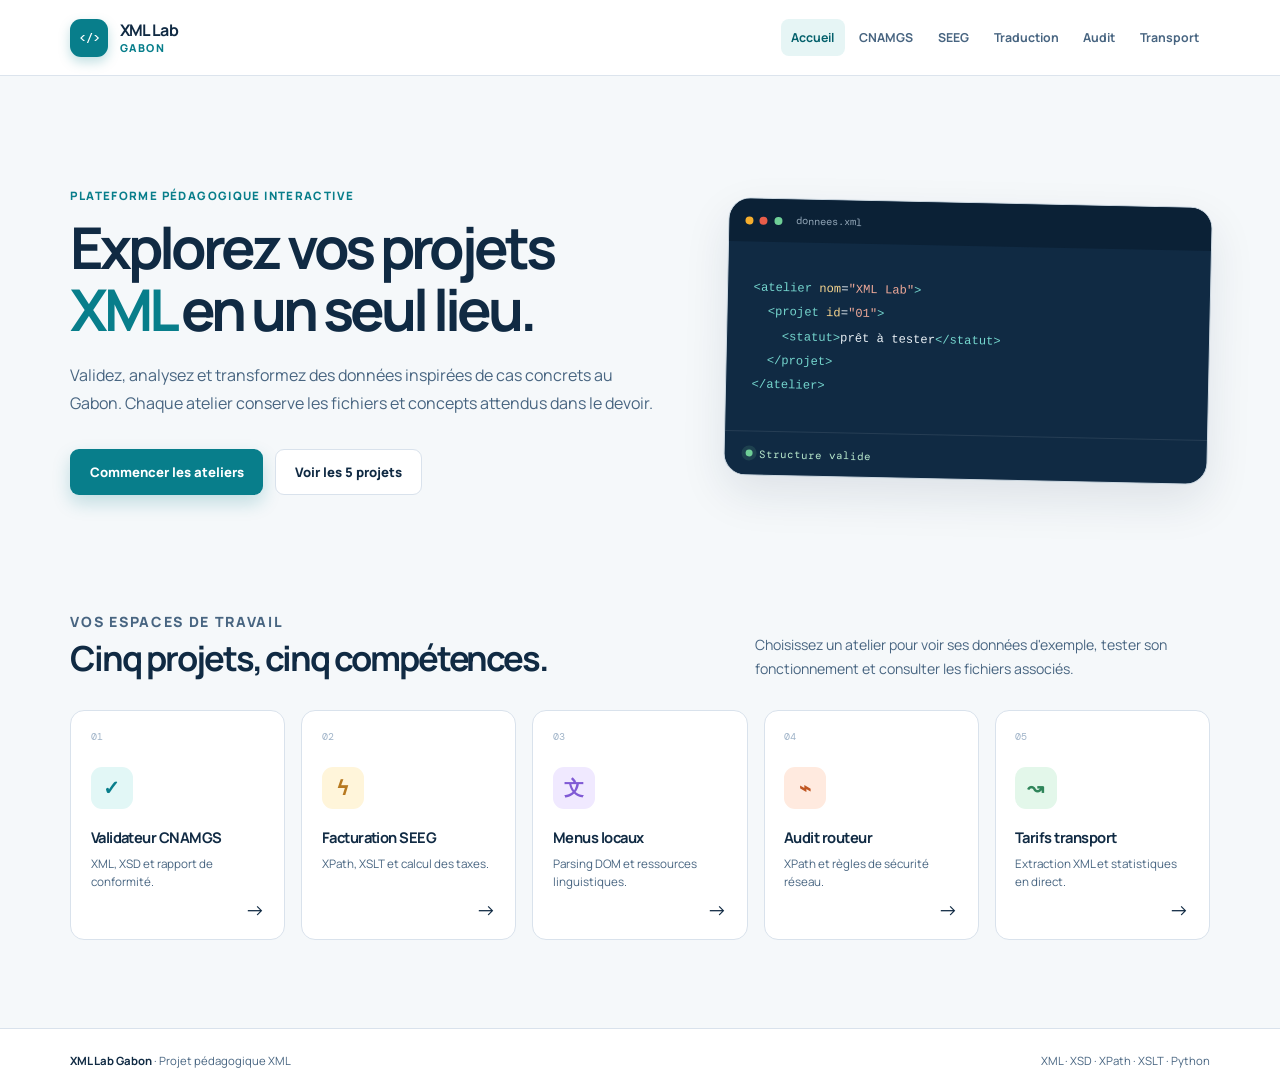
<file: index.html>
<!doctype html>
<html lang="fr">
  <head>
    <meta charset="UTF-8" />
    <meta name="viewport" content="width=device-width, initial-scale=1.0" />
    <meta
      name="description"
      content="XML Lab Gabon - plateforme de démonstration pour les projets XML, XSD, XPath et XSLT."
    />
    <title>XML Lab Gabon</title>
    <link rel="stylesheet" href="assets/css/styles.css" />
  </head>
  <body>
    <a class="skip-link" href="#contenu">Aller au contenu</a>

    <header class="site-header">
      <a class="brand" href="#accueil" aria-label="XML Lab Gabon, accueil">
        <span class="brand-mark" aria-hidden="true">&lt;/&gt;</span>
        <span>
          <strong>XML Lab</strong>
          <small>Gabon</small>
        </span>
      </a>

      <button class="menu-toggle" type="button" aria-expanded="false" aria-controls="main-nav">
        <span class="sr-only">Ouvrir le menu</span>
        <span aria-hidden="true"></span>
        <span aria-hidden="true"></span>
        <span aria-hidden="true"></span>
      </button>

      <nav id="main-nav" class="main-nav" aria-label="Navigation principale">
        <a class="nav-link is-active" href="#accueil" data-view="accueil">Accueil</a>
        <a class="nav-link" href="#cnamgs" data-view="cnamgs">CNAMGS</a>
        <a class="nav-link" href="#seeg" data-view="seeg">SEEG</a>
        <a class="nav-link" href="#traduction" data-view="traduction">Traduction</a>
        <a class="nav-link" href="#audit" data-view="audit">Audit</a>
        <a class="nav-link" href="#transport" data-view="transport">Transport</a>
      </nav>
    </header>

    <main id="contenu">
      <section id="accueil" class="view is-visible" data-view-panel="accueil" aria-labelledby="home-title">
        <div class="hero">
          <div class="hero-copy">
            <p class="eyebrow">Plateforme pédagogique interactive</p>
            <h1 id="home-title">Explorez vos projets <span>XML</span> en un seul lieu.</h1>
            <p class="hero-text">
              Validez, analysez et transformez des données inspirées de cas concrets au Gabon.
              Chaque atelier conserve les fichiers et concepts attendus dans le devoir.
            </p>
            <div class="hero-actions">
              <a class="button button-primary" href="#cnamgs" data-view-link="cnamgs">Commencer les ateliers</a>
              <a class="button button-ghost" href="#projets">Voir les 5 projets</a>
            </div>
          </div>
          <div class="hero-card" aria-label="Aperçu d'un document XML">
            <div class="window-bar"><i></i><i></i><i></i><span>donnees.xml</span></div>
            <pre><code><span class="token-tag">&lt;atelier</span> <span class="token-attr">nom</span>=<span class="token-string">"XML Lab"</span><span class="token-tag">&gt;</span>
  <span class="token-tag">&lt;projet</span> <span class="token-attr">id</span>=<span class="token-string">"01"</span><span class="token-tag">&gt;</span>
    <span class="token-tag">&lt;statut&gt;</span>prêt à tester<span class="token-tag">&lt;/statut&gt;</span>
  <span class="token-tag">&lt;/projet&gt;</span>
<span class="token-tag">&lt;/atelier&gt;</span></code></pre>
            <span class="code-status"><b></b> Structure valide</span>
          </div>
        </div>

        <section id="projets" class="projects-section" aria-labelledby="projects-title">
          <div class="section-heading">
            <div>
              <p class="eyebrow">Vos espaces de travail</p>
              <h2 id="projects-title">Cinq projets, cinq compétences.</h2>
            </div>
            <p>Choisissez un atelier pour voir ses données d'exemple, tester son fonctionnement et consulter les fichiers associés.</p>
          </div>

          <div class="project-grid">
            <a class="project-card cnamgs-card" href="#cnamgs" data-view-link="cnamgs">
              <span class="project-number">01</span>
              <span class="project-icon" aria-hidden="true">✓</span>
              <h3>Validateur CNAMGS</h3>
              <p>XML, XSD et rapport de conformité.</p>
              <span class="project-arrow" aria-hidden="true">→</span>
            </a>
            <a class="project-card seeg-card" href="#seeg" data-view-link="seeg">
              <span class="project-number">02</span>
              <span class="project-icon" aria-hidden="true">ϟ</span>
              <h3>Facturation SEEG</h3>
              <p>XPath, XSLT et calcul des taxes.</p>
              <span class="project-arrow" aria-hidden="true">→</span>
            </a>
            <a class="project-card translation-card" href="#traduction" data-view-link="traduction">
              <span class="project-number">03</span>
              <span class="project-icon" aria-hidden="true">文</span>
              <h3>Menus locaux</h3>
              <p>Parsing DOM et ressources linguistiques.</p>
              <span class="project-arrow" aria-hidden="true">→</span>
            </a>
            <a class="project-card audit-card" href="#audit" data-view-link="audit">
              <span class="project-number">04</span>
              <span class="project-icon" aria-hidden="true">⌁</span>
              <h3>Audit routeur</h3>
              <p>XPath et règles de sécurité réseau.</p>
              <span class="project-arrow" aria-hidden="true">→</span>
            </a>
            <a class="project-card transport-card" href="#transport" data-view-link="transport">
              <span class="project-number">05</span>
              <span class="project-icon" aria-hidden="true">↝</span>
              <h3>Tarifs transport</h3>
              <p>Extraction XML et statistiques en direct.</p>
              <span class="project-arrow" aria-hidden="true">→</span>
            </a>
          </div>
        </section>
      </section>

      <section id="cnamgs" class="view workspace-view" data-view-panel="cnamgs" aria-labelledby="cnamgs-title" hidden>
        <div class="workspace-intro">
          <p class="eyebrow">Projet 01 · XML + XSD</p>
          <h1 id="cnamgs-title">Validateur de fichiers CNAMGS</h1>
          <p>Vérifiez la structure d'un fichier de facturation avant son envoi à la CNAMGS.</p>
        </div>
        <div class="workbench cnamgs-workbench">
          <aside class="workbench-side">
            <div class="side-card side-card-accent">
              <span class="side-icon" aria-hidden="true">✓</span>
              <h2>Contrôle avant envoi</h2>
              <p>Le schéma exige une structure précise et des valeurs au bon format.</p>
            </div>
            <div class="side-card rules-card">
              <h2>Règles contrôlées</h2>
              <ul>
                <li>Code pharmacie : <code>PHA-0000</code></li>
                <li>Assuré : exactement 9 chiffres</li>
                <li>Prestation autorisée</li>
                <li>Date et montants valides</li>
                <li>Prise en charge de 0 à 100 %</li>
              </ul>
            </div>
            <a class="file-link" href="projets/cnamgs/cnamgs_schema.xsd" target="_blank" rel="noopener">Consulter le schéma XSD <span aria-hidden="true">↗</span></a>
          </aside>

          <div class="validator-panel">
            <div class="validator-heading">
              <div>
                <p class="panel-label">Fichier XML de facturation</p>
                <h2>Zone de validation</h2>
              </div>
              <span class="demo-label">Démonstration web</span>
            </div>
            <div class="editor-toolbar">
              <button class="text-button" type="button" id="load-valid-xml">Exemple valide</button>
              <button class="text-button" type="button" id="load-invalid-xml">Exemple avec erreurs</button>
              <label class="upload-button" for="cnamgs-upload">Importer un XML</label>
              <input id="cnamgs-upload" type="file" accept=".xml,text/xml,application/xml" hidden />
            </div>
            <label class="sr-only" for="cnamgs-input">Contenu du fichier XML à valider</label>
            <textarea id="cnamgs-input" class="xml-editor" spellcheck="false" aria-describedby="cnamgs-help"><?xml version="1.0" encoding="UTF-8"?>
<declaration_cnamgs version="1.0" mois="2026-06">
  <pharmacie>
    <code>PHA-0042</code>
    <nom>Pharmacie du Littoral</nom>
    <ville>Libreville</ville>
  </pharmacie>
  <prestations>
    <prestation>
      <reference>PRE-000001</reference>
      <numero_assure>123456789</numero_assure>
      <code_prestation>MEDICAMENT</code_prestation>
      <date_soin>2026-06-03</date_soin>
      <montant>12500.00</montant>
      <part_cnamgs>80.00</part_cnamgs>
    </prestation>
  </prestations>
</declaration_cnamgs></textarea>
            <p id="cnamgs-help" class="editor-help">Le contrôle web reproduit les règles principales du XSD. Le script Python fourni effectue la validation XSD complète.</p>
            <div class="validator-actions">
              <button class="button button-primary" id="validate-cnamgs" type="button">Valider le fichier</button>
              <button class="button button-ghost" id="clear-cnamgs-result" type="button">Effacer le rapport</button>
            </div>
            <div id="cnamgs-result" class="validation-result" aria-live="polite" hidden></div>
          </div>
        </div>

        <section class="project-files" aria-labelledby="cnamgs-files-title">
          <div>
            <p class="eyebrow">Livrables du devoir</p>
            <h2 id="cnamgs-files-title">Fichiers à remettre</h2>
          </div>
          <div class="file-list">
            <a href="projets/cnamgs/cnamgs_schema.xsd" target="_blank" rel="noopener"><span>XSD</span><b>cnamgs_schema.xsd</b><small>Règles de validation</small></a>
            <a href="projets/cnamgs/validate_cnamgs.py" target="_blank" rel="noopener"><span>PY</span><b>validate_cnamgs.py</b><small>Rapport avec lignes d'erreur</small></a>
            <a href="projets/cnamgs/exemples/facturation_valide.xml" target="_blank" rel="noopener"><span>XML</span><b>facturation_valide.xml</b><small>Exemple conforme</small></a>
          </div>
        </section>
      </section>

      <section id="seeg" class="view workspace-view" data-view-panel="seeg" aria-labelledby="seeg-title" hidden>
        <div class="workspace-intro">
          <p class="eyebrow">Projet 02 · XML + XPath / XSLT</p>
          <h1 id="seeg-title">Moteur de facturation SEEG</h1>
          <p>Transformez des index de consommation en une facture claire, avec ses tranches et taxes.</p>
        </div>
        <div class="workbench seeg-workbench">
          <aside class="workbench-side">
            <div class="side-card side-card-electric">
              <span class="side-icon" aria-hidden="true">ϟ</span>
              <h2>Du relevé à la facture</h2>
              <p>Le programme Python sélectionne un client avec XPath, calcule sa facture, puis utilise XSLT pour créer le HTML.</p>
            </div>
            <div class="side-card rules-card">
              <h2>Paramètres d'exercice</h2>
              <ul>
                <li>Tarifs : Social, Domestique, Professionnel</li>
                <li>Modes : Classique ou EDAN</li>
                <li>TVA : 18 %</li>
                <li>Contribution ordures : 2 %</li>
              </ul>
            </div>
            <a class="file-link" href="projets/seeg/exemples/consommations.xml" target="_blank" rel="noopener">Consulter les relevés XML <span aria-hidden="true">↗</span></a>
          </aside>

          <div class="seeg-panel">
            <form id="seeg-form" class="seeg-form">
              <div class="validator-heading">
                <div>
                  <p class="panel-label">Simulateur de consommation</p>
                  <h2>Préparer une facture</h2>
                </div>
                <label class="upload-button" for="seeg-upload">Importer un XML</label>
                <input id="seeg-upload" type="file" accept=".xml,text/xml,application/xml" hidden />
              </div>
              <p id="seeg-import-status" class="editor-help">Modifiez les index ou importez un fichier XML de relevés. Le premier client trouvé sera chargé.</p>
              <div class="seeg-fields">
                <label>Nom du client<input id="seeg-client" type="text" value="Marie Nziengui" required /></label>
                <label>Tarif<select id="seeg-tarif"><option value="SOCIAL">Social</option><option value="DOMESTIQUE" selected>Domestique</option><option value="PROFESSIONNEL">Professionnel</option></select></label>
                <label>Mode<select id="seeg-mode"><option value="CLASSIQUE" selected>Classique</option><option value="EDAN">EDAN</option></select></label>
                <label>Index initial<input id="seeg-start-index" type="number" min="0" value="12450" required /></label>
                <label>Index final<input id="seeg-end-index" type="number" min="0" value="12685" required /></label>
              </div>
              <button class="button button-primary" type="submit">Calculer la facture</button>
            </form>

            <section id="seeg-invoice" class="web-invoice" aria-live="polite" aria-labelledby="seeg-invoice-title">
              <header class="web-invoice-header"><div><strong>SEEG</strong><small>Facture de démonstration</small></div><p id="invoice-reference">SEEG-2026-06-WEB</p></header>
              <div class="web-invoice-body">
                <div class="invoice-meta"><div><span>Client</span><strong id="invoice-client">Marie Nziengui</strong></div><div><span>Contrat</span><strong id="invoice-contract">DOMESTIQUE · CLASSIQUE</strong></div><div><span>Consommation</span><strong><b id="invoice-consumption">235</b> kWh</strong></div></div>
                <table class="invoice-table"><thead><tr><th>Tranche</th><th>Volume</th><th>Prix</th><th>Montant</th></tr></thead><tbody id="invoice-lines"></tbody></table>
                <div class="invoice-totals"><p><span>Énergie + frais de service</span><strong id="invoice-ht">0 FCFA</strong></p><p><span>TVA (18 %)</span><strong id="invoice-tva">0 FCFA</strong></p><p><span>Contribution ordures (2 %)</span><strong id="invoice-om">0 FCFA</strong></p><p class="invoice-grand-total"><span>Total TTC</span><strong id="invoice-ttc">0 FCFA</strong></p></div>
                <p class="invoice-note"></p>
                <button id="download-seeg-invoice" class="text-button invoice-download" type="button">Télécharger l’aperçu HTML</button>
              </div>
            </section>
          </div>
        </div>

        <section class="project-files" aria-labelledby="seeg-files-title">
          <div><p class="eyebrow">Livrables du devoir</p><h2 id="seeg-files-title">Fichiers à remettre</h2></div>
          <div class="file-list">
            <a href="projets/seeg/exemples/consommations.xml" target="_blank" rel="noopener"><span>XML</span><b>consommations.xml</b><small>Index des clients</small></a>
            <a href="projets/seeg/generer_facture.py" target="_blank" rel="noopener"><span>PY</span><b>generer_facture.py</b><small>XPath et calcul POO</small></a>
            <a href="projets/seeg/facture_seeg.xslt" target="_blank" rel="noopener"><span>XSLT</span><b>facture_seeg.xslt</b><small>Génération de la facture HTML</small></a>
          </div>
        </section>
      </section>

      <section id="traduction" class="view workspace-view" data-view-panel="traduction" aria-labelledby="translation-title" hidden>
        <div class="workspace-intro">
          <p class="eyebrow">Projet 03 · DOM + XML</p>
          <h1 id="translation-title">Traducteur de menus locaux</h1>
          <p>Créez vos propres ressources linguistiques pour les interfaces numériques.</p>
        </div>
        <div class="workbench translation-workbench">
          <aside class="workbench-side">
            <div class="side-card side-card-language">
              <span class="side-icon" aria-hidden="true">文</span>
              <h2>Une ressource à la fois</h2>
              <p>Chaque texte français est remplacé par la traduction que tu renseignes, puis sauvegardé dans un nouveau XML.</p>
            </div>
            <div class="side-card rules-card">
              <h2>Principe important</h2>
              <ul>
                <li>Aucune traduction n'est inventée</li>
                <li>Les termes viennent d'un XML source</li>
                <li>Les nœuds texte sont modifiés</li>
                <li>Le résultat reste du XML valide</li>
              </ul>
            </div>
            <a class="file-link" href="projets/traduction/exemples/menu_fr.xml" target="_blank" rel="noopener">Consulter le menu français <span aria-hidden="true">↗</span></a>
          </aside>

          <div class="translation-panel">
            <div class="validator-heading">
              <div><p class="panel-label">Éditeur de ressource XML</p><h2>Traduire les libellés</h2></div>
              <label class="upload-button" for="translation-upload">Importer un XML</label>
              <input id="translation-upload" type="file" accept=".xml,text/xml,application/xml" hidden />
            </div>
            <div class="translation-settings">
              <label for="translation-language">Langue cible</label>
              <input id="translation-language" type="text" value="Punu" placeholder="Ex. Fang, Punu, Myènè" />
              <button id="reset-translations" class="text-button" type="button">Réinitialiser</button>
            </div>
            <p id="translation-status" class="editor-help">Renseigne les traductions validées par un locuteur, puis génère le fichier XML.</p>
            <div id="translation-terms" class="translation-terms"></div>
            <div class="validator-actions"><button id="generate-translation" class="button button-primary" type="button">Générer le XML traduit</button><button id="download-translation" class="button button-ghost" type="button" disabled>Télécharger le XML</button></div>
            <div id="translation-preview-wrap" class="translation-preview" hidden><p class="panel-label">Aperçu du fichier généré</p><pre><code id="translation-preview"></code></pre></div>
          </div>
        </div>

        <section class="project-files" aria-labelledby="translation-files-title">
          <div><p class="eyebrow">Livrables du devoir</p><h2 id="translation-files-title">Fichiers à remettre</h2></div>
          <div class="file-list">
            <a href="projets/traduction/exemples/menu_fr.xml" target="_blank" rel="noopener"><span>XML</span><b>menu_fr.xml</b><small>Menu français source</small></a>
            <a href="projets/traduction/traduire_menu.py" target="_blank" rel="noopener"><span>PY</span><b>traduire_menu.py</b><small>Parcours DOM minidom</small></a>
            <a href="projets/traduction/README.md" target="_blank" rel="noopener"><span>DOC</span><b>README.md</b><small>Mode d'exécution</small></a>
          </div>
        </section>
      </section>

      <section id="audit" class="view workspace-view" data-view-panel="audit" aria-labelledby="audit-title" hidden>
        <div class="workspace-intro">
          <p class="eyebrow">Projet 04 · XPath + configuration XML</p>
          <h1 id="audit-title">Audit de sécurité des routeurs</h1>
          <p>Détectez les pratiques à risque dans une configuration XML, sans vous connecter à un équipement réel.</p>
        </div>
        <div class="workbench audit-workbench">
          <aside class="workbench-side">
            <div class="side-card side-card-security">
              <span class="side-icon" aria-hidden="true">⌁</span>
              <h2>Audit défensif local</h2>
              <p>Cette démonstration lit un XML et produit un rapport. Elle n’envoie aucune commande et ne contacte aucun réseau.</p>
            </div>
            <div class="side-card rules-card">
              <h2>Contrôles XPath</h2>
              <ul>
                <li>Telnet strictement désactivé</li>
                <li>Chiffrement AES d’au moins 128 bits</li>
                <li>SSH explicitement en version 2</li>
                <li>HTTPS pour l’administration</li>
                <li>Critère pédagogique : ports modifiés</li>
              </ul>
            </div>
            <a class="file-link" href="projets/audit/exemples/routeur_non_conforme.xml" target="_blank" rel="noopener">Consulter le XML à risque <span aria-hidden="true">↗</span></a>
          </aside>

          <div class="audit-panel">
            <div class="validator-heading"><div><p class="panel-label">Configuration XML</p><h2>Lancer l’audit</h2></div><span class="demo-label audit-label">Lecture seule</span></div>
            <div class="editor-toolbar"><button id="load-risky-router" class="text-button" type="button">Exemple à risque</button><button id="load-secure-router" class="text-button" type="button">Exemple conforme</button><label class="upload-button" for="audit-upload">Importer un XML</label><input id="audit-upload" type="file" accept=".xml,text/xml,application/xml" hidden /></div>
            <label class="sr-only" for="audit-input">Configuration XML à auditer</label>
            <textarea id="audit-input" class="xml-editor audit-editor" spellcheck="false"><?xml version="1.0" encoding="UTF-8"?>
<configuration_routeur agence="Agence Mont-Bouët" equipement="RTR-LBV-01">
  <services>
    <telnet enabled="true" port="23"/>
    <ssh enabled="true" port="22" version="1"/>
  </services>
  <securite>
    <chiffrement protocole="DES" bits="56"/>
    <administration protocole="HTTP" port="80"/>
  </securite>
</configuration_routeur></textarea>
            <div class="validator-actions"><button id="run-router-audit" class="button button-primary" type="button">Analyser la configuration</button><button id="clear-audit-result" class="button button-ghost" type="button">Effacer le rapport</button></div>
            <div id="audit-result" class="audit-result" aria-live="polite" hidden></div>
          </div>
        </div>

        <section class="project-files" aria-labelledby="audit-files-title">
          <div><p class="eyebrow">Livrables du devoir</p><h2 id="audit-files-title">Fichiers à remettre</h2></div>
          <div class="file-list">
            <a href="projets/audit/exemples/routeur_non_conforme.xml" target="_blank" rel="noopener"><span>XML</span><b>routeur_non_conforme.xml</b><small>Six vulnérabilités</small></a>
            <a href="projets/audit/exemples/routeur_conforme.xml" target="_blank" rel="noopener"><span>XML</span><b>routeur_conforme.xml</b><small>Configuration attendue</small></a>
            <a href="projets/audit/audit_routeur.py" target="_blank" rel="noopener"><span>PY</span><b>audit_routeur.py</b><small>Analyse XPath et rapport</small></a>
          </div>
        </section>
      </section>

      <section id="transport" class="view workspace-view" data-view-panel="transport" aria-labelledby="transport-title" hidden>
        <div class="workspace-intro">
          <p class="eyebrow">Projet 05 · extraction de données XML</p>
          <h1 id="transport-title">Analyseur de tarifs terrestres</h1>
          <p>Comparez les offres de transport entre Libreville et les villes de l’intérieur.</p>
        </div>
        <div class="workbench transport-workbench">
          <aside class="workbench-side">
            <div class="side-card side-card-transport">
              <span class="side-icon" aria-hidden="true">↝</span>
              <h2>Comparer les offres</h2>
              <p>Interrogez un fichier XML pour trouver une offre avantageuse ou calculer une moyenne de tarifs.</p>
            </div>
            <div class="side-card rules-card">
              <h2>Requêtes disponibles</h2>
              <ul>
                <li>Trajet le moins cher</li>
                <li>Prix moyen par trajet</li>
                <li>Filtre Bus ou VIP</li>
                <li>Comparaison par agence</li>
                <li>Données pédagogiques uniquement</li>
              </ul>
            </div>
            <a class="file-link" href="projets/transport/exemples/tarifs_transport.xml" target="_blank" rel="noopener">Consulter les tarifs XML <span aria-hidden="true">↗</span></a>
          </aside>

          <div class="transport-panel">
            <div class="validator-heading"><div><p class="panel-label">Moteur de requêtes</p><h2>Explorer les tarifs</h2></div><label class="upload-button" for="transport-upload">Importer un XML</label><input id="transport-upload" type="file" accept=".xml,text/xml,application/xml" hidden /></div>
            <p id="transport-status" class="editor-help">Données d’exemple fictives, prévues uniquement pour l’exercice.</p>
            <form id="transport-form" class="transport-form">
              <label>Analyse<select id="transport-operation"><option value="cheapest">Trajet le moins cher</option><option value="average">Prix moyen</option><option value="compare">Comparer les offres</option></select></label>
              <label>Départ<select id="transport-departure"><option>Libreville</option></select></label>
              <label>Destination<select id="transport-destination"></select></label>
              <label>Véhicule<select id="transport-vehicle"><option value="">Tous</option><option value="Bus">Bus</option><option value="VIP">VIP</option></select></label>
              <button class="button button-primary" type="submit">Lancer la recherche</button>
            </form>
            <section id="transport-results" class="transport-results" aria-live="polite"><div class="transport-summary"><span>↝</span><div><small>RÉSULTAT</small><strong>Choisissez une requête pour commencer.</strong></div></div><div class="transport-table-wrap"><table class="transport-table"><thead><tr><th>Agence</th><th>Itinéraire</th><th>Véhicule</th><th>Prix</th></tr></thead><tbody id="transport-lines"></tbody></table></div></section>
          </div>
        </div>

        <section class="project-files" aria-labelledby="transport-files-title">
          <div><p class="eyebrow">Livrables du devoir</p><h2 id="transport-files-title">Fichiers à remettre</h2></div>
          <div class="file-list">
            <a href="projets/transport/exemples/tarifs_transport.xml" target="_blank" rel="noopener"><span>XML</span><b>tarifs_transport.xml</b><small>Données des agences</small></a>
            <a href="projets/transport/analyser_tarifs.py" target="_blank" rel="noopener"><span>PY</span><b>analyser_tarifs.py</b><small>Requêtes XPath et statistiques</small></a>
            <a href="projets/transport/README.md" target="_blank" rel="noopener"><span>DOC</span><b>README.md</b><small>Commandes du terminal</small></a>
          </div>
        </section>
      </section>
    </main>

    <footer class="site-footer">
      <p><strong>XML Lab Gabon</strong> · Projet pédagogique XML</p>
      <p>XML · XSD · XPath · XSLT · Python</p>
    </footer>

    <script src="assets/js/app.js"></script>
  </body>
</html>
</file>
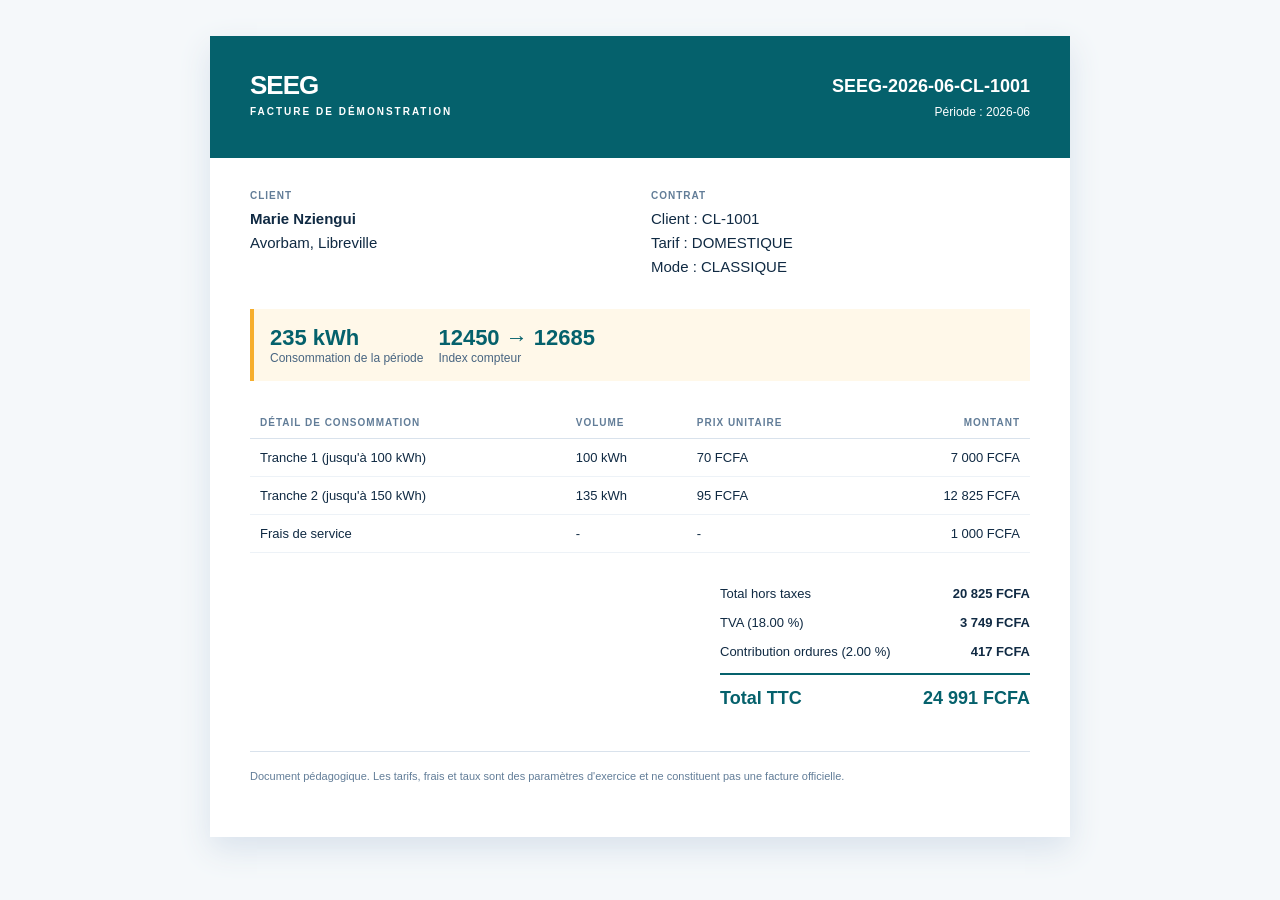
<file: work/facture_seeg_verification.html>
<html lang="fr">
<head>
<meta charset="UTF-8">
<meta name="viewport" content="width=device-width, initial-scale=1.0">
<title>Facture SEEG - Marie Nziengui</title>
<style>
          body { margin: 0; color: #102a43; background: #f5f8fa; font: 15px Arial, sans-serif; }
          .invoice { max-width: 860px; margin: 36px auto; overflow: hidden; background: #fff; box-shadow: 0 12px 30px #d9e2ec; }
          header { display: flex; justify-content: space-between; padding: 34px 40px; color: #fff; background: #05616c; }
          .brand { font-weight: bold; font-size: 26px; letter-spacing: -1px; }.brand small { display: block; margin-top: 5px; font-size: 10px; letter-spacing: 2px; text-transform: uppercase; }
          .reference { text-align: right; font-size: 12px; line-height: 1.8; }.reference strong { display: block; font-size: 18px; }
          .content { padding: 32px 40px 40px; }.meta { display: grid; grid-template-columns: 1fr 1fr; gap: 22px; margin-bottom: 30px; }.label { margin-bottom: 6px; color: #627d98; font-size: 10px; font-weight: bold; letter-spacing: 1px; text-transform: uppercase; }.meta p { margin: 0; line-height: 1.6; }
          .consumption { display: flex; gap: 15px; margin-bottom: 26px; padding: 16px; border-left: 4px solid #f6ae2d; background: #fff8e9; }.consumption b { color: #05616c; font-size: 22px; }.consumption span { color: #486581; font-size: 12px; }
          table { width: 100%; border-collapse: collapse; font-size: 13px; } th { padding: 10px; color: #627d98; border-bottom: 1px solid #d9e2ec; text-align: left; font-size: 10px; letter-spacing: 1px; text-transform: uppercase; } td { padding: 11px 10px; border-bottom: 1px solid #edf2f7; } td:last-child, th:last-child { text-align: right; }
          .totals { width: 310px; margin: 26px 0 0 auto; }.total-line { display: flex; justify-content: space-between; padding: 7px 0; font-size: 13px; }.grand-total { margin-top: 7px; padding-top: 13px; border-top: 2px solid #05616c; color: #05616c; font-size: 18px; font-weight: bold; }.note { margin-top: 35px; padding-top: 16px; border-top: 1px solid #d9e2ec; color: #627d98; font-size: 11px; line-height: 1.6; }
        </style>
</head>
<body><article class="invoice"><header><div class="brand">SEEG<small>Facture de démonstration</small>
</div>
<div class="reference">
<strong>SEEG-2026-06-CL-1001</strong><span>Période : 2026-06</span>
</div></header><main class="content"><section class="meta"><div>
<div class="label">Client</div>
<p><strong>Marie Nziengui</strong><br>Avorbam, Libreville</p>
</div>
<div>
<div class="label">Contrat</div>
<p>Client : CL-1001<br>Tarif : DOMESTIQUE<br>Mode : CLASSIQUE</p>
</div></section><section class="consumption"><div>
<b>235 kWh</b><br><span>Consommation de la période</span>
</div>
<div>
<b>12450 → 12685</b><br><span>Index compteur</span>
</div></section><table>
<thead><tr>
<th>Détail de consommation</th>
<th>Volume</th>
<th>Prix unitaire</th>
<th>Montant</th>
</tr></thead>
<tbody>
<tr>
<td>Tranche 1 (jusqu'à 100 kWh)</td>
<td>100 kWh</td>
<td>70 FCFA</td>
<td>7 000 FCFA</td>
</tr>
<tr>
<td>Tranche 2 (jusqu'à 150 kWh)</td>
<td>135 kWh</td>
<td>95 FCFA</td>
<td>12 825 FCFA</td>
</tr>
<tr>
<td>Frais de service</td>
<td>-</td>
<td>-</td>
<td>1 000 FCFA</td>
</tr>
</tbody>
</table>
<section class="totals"><div class="total-line">
<span>Total hors taxes</span><strong>20 825 FCFA</strong>
</div>
<div class="total-line">
<span>TVA (18.00 %)</span><strong>3 749 FCFA</strong>
</div>
<div class="total-line">
<span>Contribution ordures (2.00 %)</span><strong>417 FCFA</strong>
</div>
<div class="total-line grand-total">
<span>Total TTC</span><span>24 991 FCFA</span>
</div></section><p class="note">Document pédagogique. Les tarifs, frais et taux sont des paramètres d'exercice et ne constituent pas une facture officielle.</p></main></article></body>
</html>
</file>
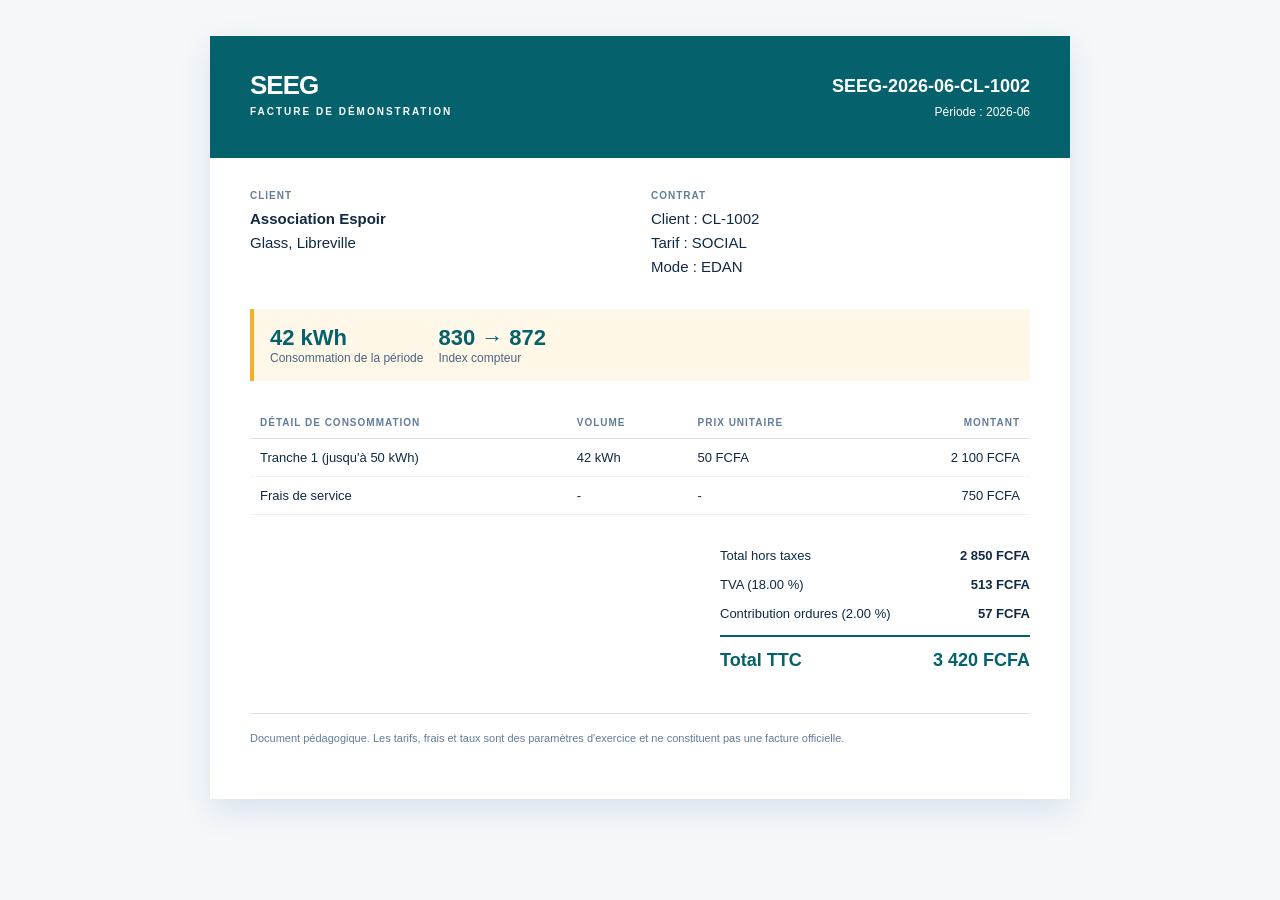
<file: work/verification_seeg.html>
<html lang="fr">
<head>
<meta charset="UTF-8">
<meta name="viewport" content="width=device-width, initial-scale=1.0">
<title>Facture SEEG - Association Espoir</title>
<style>
          body { margin: 0; color: #102a43; background: #f5f8fa; font: 15px Arial, sans-serif; }
          .invoice { max-width: 860px; margin: 36px auto; overflow: hidden; background: #fff; box-shadow: 0 12px 30px #d9e2ec; }
          header { display: flex; justify-content: space-between; padding: 34px 40px; color: #fff; background: #05616c; }
          .brand { font-weight: bold; font-size: 26px; letter-spacing: -1px; }.brand small { display: block; margin-top: 5px; font-size: 10px; letter-spacing: 2px; text-transform: uppercase; }
          .reference { text-align: right; font-size: 12px; line-height: 1.8; }.reference strong { display: block; font-size: 18px; }
          .content { padding: 32px 40px 40px; }.meta { display: grid; grid-template-columns: 1fr 1fr; gap: 22px; margin-bottom: 30px; }.label { margin-bottom: 6px; color: #627d98; font-size: 10px; font-weight: bold; letter-spacing: 1px; text-transform: uppercase; }.meta p { margin: 0; line-height: 1.6; }
          .consumption { display: flex; gap: 15px; margin-bottom: 26px; padding: 16px; border-left: 4px solid #f6ae2d; background: #fff8e9; }.consumption b { color: #05616c; font-size: 22px; }.consumption span { color: #486581; font-size: 12px; }
          table { width: 100%; border-collapse: collapse; font-size: 13px; } th { padding: 10px; color: #627d98; border-bottom: 1px solid #d9e2ec; text-align: left; font-size: 10px; letter-spacing: 1px; text-transform: uppercase; } td { padding: 11px 10px; border-bottom: 1px solid #edf2f7; } td:last-child, th:last-child { text-align: right; }
          .totals { width: 310px; margin: 26px 0 0 auto; }.total-line { display: flex; justify-content: space-between; padding: 7px 0; font-size: 13px; }.grand-total { margin-top: 7px; padding-top: 13px; border-top: 2px solid #05616c; color: #05616c; font-size: 18px; font-weight: bold; }.note { margin-top: 35px; padding-top: 16px; border-top: 1px solid #d9e2ec; color: #627d98; font-size: 11px; line-height: 1.6; }
        </style>
</head>
<body><article class="invoice"><header><div class="brand">SEEG<small>Facture de démonstration</small>
</div>
<div class="reference">
<strong>SEEG-2026-06-CL-1002</strong><span>Période : 2026-06</span>
</div></header><main class="content"><section class="meta"><div>
<div class="label">Client</div>
<p><strong>Association Espoir</strong><br>Glass, Libreville</p>
</div>
<div>
<div class="label">Contrat</div>
<p>Client : CL-1002<br>Tarif : SOCIAL<br>Mode : EDAN</p>
</div></section><section class="consumption"><div>
<b>42 kWh</b><br><span>Consommation de la période</span>
</div>
<div>
<b>830 → 872</b><br><span>Index compteur</span>
</div></section><table>
<thead><tr>
<th>Détail de consommation</th>
<th>Volume</th>
<th>Prix unitaire</th>
<th>Montant</th>
</tr></thead>
<tbody>
<tr>
<td>Tranche 1 (jusqu'à 50 kWh)</td>
<td>42 kWh</td>
<td>50 FCFA</td>
<td>2 100 FCFA</td>
</tr>
<tr>
<td>Frais de service</td>
<td>-</td>
<td>-</td>
<td>750 FCFA</td>
</tr>
</tbody>
</table>
<section class="totals"><div class="total-line">
<span>Total hors taxes</span><strong>2 850 FCFA</strong>
</div>
<div class="total-line">
<span>TVA (18.00 %)</span><strong>513 FCFA</strong>
</div>
<div class="total-line">
<span>Contribution ordures (2.00 %)</span><strong>57 FCFA</strong>
</div>
<div class="total-line grand-total">
<span>Total TTC</span><span>3 420 FCFA</span>
</div></section><p class="note">Document pédagogique. Les tarifs, frais et taux sont des paramètres d'exercice et ne constituent pas une facture officielle.</p></main></article></body>
</html>
</file>
<file: assets/css/styles.css>
@import url("https://fonts.googleapis.com/css2?family=DM+Mono:wght@400;500&family=Manrope:wght@400;500;600;700;800&display=swap");

:root {
  --ink: #102a43;
  --ink-soft: #486581;
  --paper: #f5f8fa;
  --white: #ffffff;
  --line: #d9e2ec;
  --ocean: #087e8b;
  --ocean-dark: #05616c;
  --sun: #f6ae2d;
  --coral: #e85d4a;
  --shadow: 0 18px 45px rgba(16, 42, 67, 0.1);
  --radius-lg: 22px;
  --radius-md: 14px;
}

* { box-sizing: border-box; }

html { scroll-behavior: smooth; }

body {
  margin: 0;
  min-width: 320px;
  color: var(--ink);
  background: var(--paper);
  font-family: "Manrope", Arial, sans-serif;
}

button, input, textarea, select { font: inherit; }
a { color: inherit; text-decoration: none; }

.skip-link {
  position: fixed;
  z-index: 100;
  left: 1rem;
  top: -4rem;
  padding: .75rem 1rem;
  border-radius: 0 0 10px 10px;
  color: var(--white);
  background: var(--ink);
}
.skip-link:focus { top: 0; }

.sr-only {
  position: absolute;
  width: 1px;
  height: 1px;
  overflow: hidden;
  clip: rect(0, 0, 0, 0);
  white-space: nowrap;
}

.site-header {
  position: sticky;
  z-index: 20;
  top: 0;
  display: flex;
  align-items: center;
  justify-content: space-between;
  min-height: 76px;
  padding: 0 5.5vw;
  border-bottom: 1px solid rgba(217, 226, 236, .9);
  background: rgba(255, 255, 255, .94);
  backdrop-filter: blur(14px);
}

.brand { display: inline-flex; align-items: center; gap: .7rem; line-height: 1; }
.brand-mark {
  display: grid;
  width: 38px;
  height: 38px;
  place-items: center;
  border-radius: 11px;
  color: var(--white);
  background: var(--ocean);
  font: 500 .78rem "DM Mono", monospace;
  box-shadow: 0 5px 12px rgba(8, 126, 139, .25);
}
.brand strong { display: block; font-size: 1rem; letter-spacing: -.04em; }
.brand small { color: var(--ocean); font-size: .68rem; font-weight: 800; letter-spacing: .14em; text-transform: uppercase; }

.main-nav { display: flex; align-items: center; gap: .25rem; }
.nav-link {
  padding: .6rem .65rem;
  border-radius: 8px;
  color: var(--ink-soft);
  font-size: .77rem;
  font-weight: 700;
  transition: .2s ease;
}
.nav-link:hover, .nav-link:focus-visible, .nav-link.is-active { color: var(--ocean-dark); background: #e6f5f5; outline: none; }
.menu-toggle { display: none; }

.view { max-width: 1280px; margin: 0 auto; padding: 0 5.5vw; }
.view[hidden] { display: none; }
.hero {
  display: grid;
  grid-template-columns: 1.1fr .9fr;
  align-items: center;
  gap: 5vw;
  min-height: 510px;
  padding: 5.8rem 0 4.5rem;
}
.eyebrow { margin: 0 0 .9rem; color: var(--ocean); font-size: .72rem; font-weight: 800; letter-spacing: .12em; text-transform: uppercase; }
h1, h2, h3, p { margin-top: 0; }
h1 { max-width: 680px; margin-bottom: 1.25rem; font-size: clamp(2.35rem, 4.5vw, 4.3rem); line-height: 1.07; letter-spacing: -.07em; }
h1 span { color: var(--ocean); }
.hero-text { max-width: 590px; color: var(--ink-soft); font-size: 1rem; line-height: 1.75; }
.hero-actions { display: flex; flex-wrap: wrap; gap: .75rem; margin-top: 2rem; }
.button { display: inline-flex; align-items: center; justify-content: center; min-height: 46px; padding: 0 1.2rem; border-radius: 9px; font-size: .82rem; font-weight: 800; transition: transform .2s, background .2s; }
.button:hover { transform: translateY(-2px); }
.button-primary { color: var(--white); background: var(--ocean); box-shadow: 0 8px 18px rgba(8, 126, 139, .22); }
.button-primary:hover { background: var(--ocean-dark); }
.button-ghost { border: 1px solid var(--line); background: var(--white); }
.button-ghost:hover { border-color: var(--ocean); color: var(--ocean-dark); }

.hero-card { overflow: hidden; border: 1px solid #cdd8e1; border-radius: var(--radius-lg); background: #102a43; box-shadow: var(--shadow); color: #eaf1f6; transform: rotate(1.2deg); }
.window-bar { display: flex; align-items: center; gap: .4rem; height: 43px; padding: 0 1rem; background: #0b2136; color: #90a4b5; font: .65rem "DM Mono", monospace; }
.window-bar i { width: 8px; height: 8px; border-radius: 50%; background: #f6ae2d; }
.window-bar i:nth-child(2) { background: #e85d4a; }.window-bar i:nth-child(3) { background: #6fcf97; }
.window-bar span { margin-left: .45rem; }
pre { margin: 0; padding: 2.15rem 1.6rem; overflow-x: auto; font: .76rem/1.9 "DM Mono", monospace; }
.token-tag { color: #75d6ce; }.token-attr { color: #f6d48e; }.token-string { color: #eda898; }
.code-status { display: flex; align-items: center; gap: .45rem; padding: .9rem 1.3rem; border-top: 1px solid rgba(255,255,255,.09); color: #b9e9cd; font: .67rem "DM Mono", monospace; }
.code-status b { width: 7px; height: 7px; border-radius: 50%; background: #6fcf97; box-shadow: 0 0 0 4px rgba(111,207,151,.14); }

.projects-section { padding: 1.5rem 0 5.5rem; }
.section-heading { display: flex; align-items: end; justify-content: space-between; gap: 2rem; margin-bottom: 1.8rem; }
.section-heading h2 { margin: 0; font-size: clamp(1.6rem, 2.7vw, 2.45rem); letter-spacing: -.06em; }.section-heading p { max-width: 455px; margin: 0; color: var(--ink-soft); font-size: .88rem; line-height: 1.7; }
.project-grid { display: grid; grid-template-columns: repeat(5, 1fr); gap: 1rem; }
.project-card { position: relative; min-height: 230px; padding: 1.2rem; overflow: hidden; border: 1px solid var(--line); border-radius: var(--radius-md); background: var(--white); transition: transform .25s, box-shadow .25s, border-color .25s; }
.project-card:hover { border-color: transparent; box-shadow: var(--shadow); transform: translateY(-5px); }.project-card:focus-visible { outline: 3px solid var(--sun); outline-offset: 2px; }
.project-number { display: block; color: #9fb3c8; font: .65rem "DM Mono", monospace; }.project-icon { display: grid; width: 42px; height: 42px; margin: 1.5rem 0 1.1rem; place-items: center; border-radius: 11px; font-size: 1.25rem; font-weight: 800; }.project-card h3 { margin-bottom: .5rem; font-size: .92rem; letter-spacing: -.035em; }.project-card p { color: var(--ink-soft); font-size: .73rem; line-height: 1.55; }.project-arrow { position: absolute; right: 1.2rem; bottom: 1rem; font-size: 1.25rem; }
.cnamgs-card .project-icon { color: #087e8b; background: #e2f7f6; }.seeg-card .project-icon { color: #b7791f; background: #fff5da; }.translation-card .project-icon { color: #805ad5; background: #f0e9ff; }.audit-card .project-icon { color: #c05621; background: #ffeadf; }.transport-card .project-icon { color: #2f855a; background: #e3f7ea; }

.workspace-view { min-height: calc(100vh - 140px); padding-top: 4.6rem; padding-bottom: 5rem; }.workspace-intro { max-width: 730px; }.workspace-intro h1 { margin-bottom: .65rem; font-size: clamp(2rem, 3.8vw, 3.5rem); }.workspace-intro > p:last-child { color: var(--ink-soft); line-height: 1.65; }
.coming-soon { display: flex; align-items: center; gap: 1.4rem; max-width: 720px; margin-top: 2.8rem; padding: 1.6rem; border: 1px dashed #b8c8d8; border-radius: var(--radius-md); background: var(--white); }.coming-soon > span { color: var(--ocean); font: 800 2.4rem "DM Mono", monospace; letter-spacing: -.15em; }.coming-soon h2 { margin: 0 0 .35rem; font-size: 1.1rem; }.coming-soon p { margin: 0; color: var(--ink-soft); font-size: .87rem; line-height: 1.65; }
.workbench { display: grid; grid-template-columns: 245px minmax(0, 1fr); gap: 1.25rem; align-items: start; margin-top: 2.6rem; }.workbench-side { display: grid; gap: .85rem; }.side-card { padding: 1.15rem; border: 1px solid var(--line); border-radius: var(--radius-md); background: var(--white); }.side-card-accent { border: 0; color: #e9ffff; background: var(--ocean-dark); }.side-icon { display: grid; width: 32px; height: 32px; margin-bottom: .8rem; place-items: center; border-radius: 9px; color: var(--ocean-dark); background: #bdf0eb; font-weight: 800; }.side-card h2 { margin-bottom: .5rem; font-size: .9rem; letter-spacing: -.025em; }.side-card p { margin: 0; font-size: .74rem; line-height: 1.65; }.rules-card h2 { font-size: .83rem; }.rules-card ul { display: grid; gap: .55rem; margin: 0; padding: 0; list-style: none; color: var(--ink-soft); font-size: .7rem; line-height: 1.4; }.rules-card li { position: relative; padding-left: .9rem; }.rules-card li::before { position: absolute; left: 0; color: var(--ocean); content: "•"; }.rules-card code { color: var(--ink); font: .67rem "DM Mono", monospace; }.file-link { display: flex; align-items: center; justify-content: space-between; padding: .8rem 1rem; border: 1px solid var(--line); border-radius: 10px; color: var(--ocean-dark); background: var(--white); font-size: .7rem; font-weight: 800; }.file-link:hover { border-color: var(--ocean); }
.validator-panel { padding: 1.4rem; border: 1px solid var(--line); border-radius: var(--radius-lg); background: var(--white); box-shadow: 0 10px 24px rgba(16,42,67,.05); }.validator-heading { display: flex; align-items: start; justify-content: space-between; gap: 1rem; }.panel-label { margin-bottom: .3rem; color: var(--ocean); font-size: .65rem; font-weight: 800; letter-spacing: .1em; text-transform: uppercase; }.validator-heading h2 { margin: 0; font-size: 1.12rem; letter-spacing: -.04em; }.demo-label { padding: .35rem .55rem; border-radius: 99px; color: #49716e; background: #e6f5f5; font-size: .59rem; font-weight: 800; letter-spacing: .06em; text-transform: uppercase; white-space: nowrap; }.editor-toolbar { display: flex; flex-wrap: wrap; gap: .45rem; margin: 1.3rem 0 .65rem; }.text-button, .upload-button { padding: .48rem .65rem; border: 1px solid var(--line); border-radius: 7px; color: var(--ink-soft); background: var(--white); font-size: .66rem; font-weight: 800; cursor: pointer; }.text-button:hover, .upload-button:hover { border-color: var(--ocean); color: var(--ocean-dark); background: #f5ffff; }.xml-editor { display: block; width: 100%; min-height: 360px; resize: vertical; padding: 1rem; border: 1px solid #cdd8e1; border-radius: 10px; color: #d9f4f1; background: #102a43; font: .75rem/1.65 "DM Mono", monospace; tab-size: 2; }.xml-editor:focus { border-color: var(--ocean); outline: 3px solid rgba(8,126,139,.14); }.editor-help { margin: .65rem 0 0; color: var(--ink-soft); font-size: .67rem; line-height: 1.55; }.validator-actions { display: flex; flex-wrap: wrap; gap: .6rem; margin-top: 1rem; }.validator-actions .button { min-height: 40px; font-size: .72rem; }.validation-result { margin-top: 1rem; border-radius: 10px; overflow: hidden; }.validation-result.is-valid { border: 1px solid #b8e7cf; }.validation-result.is-invalid { border: 1px solid #f1c5bd; }.result-summary { display: flex; align-items: center; gap: .65rem; padding: .8rem 1rem; font-size: .76rem; font-weight: 800; }.is-valid .result-summary { color: #17613e; background: #edfcf3; }.is-invalid .result-summary { color: #9d3326; background: #fff2ef; }.result-summary span { display: grid; width: 21px; height: 21px; place-items: center; border-radius: 50%; color: var(--white); font-size: .7rem; }.is-valid .result-summary span { background: #2f855a; }.is-invalid .result-summary span { background: var(--coral); }.error-list { margin: 0; padding: .75rem 1rem .9rem 2rem; color: #6d453d; background: #fffafa; font-size: .69rem; line-height: 1.6; }.error-list li + li { margin-top: .35rem; }
.side-card-electric { border: 0; color: #fff8e7; background: #a15c0a; }.side-card-electric .side-icon { color: #a15c0a; background: #fff0c7; }.seeg-panel { display: grid; grid-template-columns: minmax(250px, .72fr) minmax(0, 1.28fr); gap: 1rem; align-items: start; }.seeg-form { padding: 1.25rem; border: 1px solid var(--line); border-radius: var(--radius-lg); background: var(--white); }.seeg-fields { display: grid; gap: .75rem; margin: 1.15rem 0; }.seeg-fields label { display: grid; gap: .34rem; color: var(--ink-soft); font-size: .67rem; font-weight: 800; }.seeg-fields input, .seeg-fields select { width: 100%; padding: .65rem .7rem; border: 1px solid #cdd8e1; border-radius: 8px; color: var(--ink); background: var(--white); font: .75rem "Manrope", sans-serif; }.seeg-fields input:focus, .seeg-fields select:focus { border-color: var(--ocean); outline: 3px solid rgba(8,126,139,.12); }.seeg-form .button { min-height: 41px; width: 100%; font-size: .72rem; }.web-invoice { overflow: hidden; border: 1px solid var(--line); border-radius: var(--radius-lg); background: var(--white); box-shadow: 0 10px 24px rgba(16,42,67,.05); }.web-invoice-header { display: flex; align-items: center; justify-content: space-between; padding: 1.25rem 1.4rem; color: var(--white); background: var(--ocean-dark); }.web-invoice-header strong { font-size: 1.45rem; letter-spacing: -.07em; }.web-invoice-header small { display: block; margin-top: .2rem; color: #bde9e5; font-size: .53rem; font-weight: 800; letter-spacing: .1em; text-transform: uppercase; }.web-invoice-header p { margin: 0; color: #d9f4f1; font: .59rem "DM Mono", monospace; }.web-invoice-body { padding: 1.2rem 1.4rem; }.invoice-meta { display: grid; grid-template-columns: 1.3fr 1.1fr .8fr; gap: .7rem; margin-bottom: 1.2rem; }.invoice-meta div { padding: .6rem; border-radius: 8px; background: #f5f8fa; }.invoice-meta span { display: block; margin-bottom: .22rem; color: var(--ink-soft); font-size: .53rem; font-weight: 800; letter-spacing: .07em; text-transform: uppercase; }.invoice-meta strong { font-size: .65rem; line-height: 1.4; }.invoice-meta b { color: var(--ocean); font-size: .95rem; }.invoice-table { width: 100%; border-collapse: collapse; font-size: .65rem; }.invoice-table th { padding: .45rem; border-bottom: 1px solid var(--line); color: var(--ink-soft); text-align: left; font-size: .53rem; letter-spacing: .05em; text-transform: uppercase; }.invoice-table td { padding: .55rem .45rem; border-bottom: 1px solid #edf2f7; }.invoice-table th:not(:first-child), .invoice-table td:not(:first-child) { text-align: right; white-space: nowrap; }.invoice-totals { max-width: 270px; margin: 1rem 0 0 auto; }.invoice-totals p { display: flex; justify-content: space-between; gap: 1rem; margin: 0; padding: .32rem 0; color: var(--ink-soft); font-size: .63rem; }.invoice-totals strong { color: var(--ink); }.invoice-totals .invoice-grand-total { margin-top: .35rem; padding-top: .7rem; border-top: 2px solid var(--ocean); color: var(--ocean-dark); font-size: .82rem; font-weight: 800; }.invoice-grand-total strong { color: var(--ocean-dark); }.invoice-note { margin: 1.2rem 0 .65rem; padding-top: .7rem; border-top: 1px solid var(--line); color: var(--ink-soft); font-size: .57rem; line-height: 1.55; }.invoice-download { display: block; margin-left: auto; }
.side-card-language { border: 0; color: #faf5ff; background: #6840a0; }.side-card-language .side-icon { color: #6840a0; background: #e9d8fd; }.translation-panel { padding: 1.35rem; border: 1px solid var(--line); border-radius: var(--radius-lg); background: var(--white); box-shadow: 0 10px 24px rgba(16,42,67,.05); }.translation-settings { display: flex; align-items: end; gap: .55rem; margin-top: 1.15rem; padding: .75rem; border-radius: 10px; background: #f7f3ff; }.translation-settings label { color: #654585; font-size: .66rem; font-weight: 800; }.translation-settings input { flex: 1; min-width: 120px; padding: .55rem .65rem; border: 1px solid #d8c8eb; border-radius: 7px; color: var(--ink); background: var(--white); font: .72rem "Manrope", sans-serif; }.translation-settings input:focus { border-color: #805ad5; outline: 3px solid rgba(128,90,213,.12); }.translation-terms { display: grid; grid-template-columns: repeat(2, minmax(0, 1fr)); gap: .65rem; margin-top: 1rem; }.translation-term { padding: .7rem; border: 1px solid var(--line); border-radius: 10px; background: #fff; }.translation-term label { display: block; overflow: hidden; margin-bottom: .45rem; color: var(--ink-soft); font-size: .57rem; font-weight: 800; letter-spacing: .04em; text-overflow: ellipsis; white-space: nowrap; text-transform: uppercase; }.translation-term label span { color: #805ad5; }.translation-term input { width: 100%; padding: .55rem .6rem; border: 1px solid #d9e2ec; border-radius: 7px; color: var(--ink); background: #fbfcfd; font-size: .72rem; }.translation-term input:focus { border-color: #805ad5; outline: 3px solid rgba(128,90,213,.12); }.translation-preview { margin-top: 1rem; padding: .9rem 1rem 0; border: 1px solid #d8c8eb; border-radius: 10px; background: #fbf9ff; }.translation-preview pre { max-height: 270px; margin: 0; padding: .7rem 0 1rem; color: #3c2a51; font-size: .67rem; }.translation-preview .panel-label { color: #6840a0; }
.side-card-security { border: 0; color: #fff4ef; background: #9d3326; }.side-card-security .side-icon { color: #9d3326; background: #ffded4; }.audit-panel { padding: 1.35rem; border: 1px solid var(--line); border-radius: var(--radius-lg); background: var(--white); box-shadow: 0 10px 24px rgba(16,42,67,.05); }.audit-label { color: #8a3d31; background: #fff0eb; }.audit-editor { min-height: 280px; }.audit-result { display: grid; gap: .65rem; margin-top: 1rem; }.audit-summary { display: flex; align-items: center; gap: .7rem; padding: .85rem 1rem; border-radius: 10px; font-size: .76rem; font-weight: 800; }.audit-result.is-risky .audit-summary { color: #8e3024; background: #fff0eb; }.audit-result.is-safe .audit-summary { color: #17613e; background: #edfcf3; }.audit-summary span { display: grid; width: 23px; height: 23px; place-items: center; border-radius: 50%; color: var(--white); }.is-risky .audit-summary span { background: var(--coral); }.is-safe .audit-summary span { background: #2f855a; }.audit-finding { padding: .85rem 1rem; border-left: 4px solid; border-radius: 0 10px 10px 0; background: #fff; box-shadow: 0 5px 12px rgba(16,42,67,.04); }.audit-finding h3 { margin: 0 0 .3rem; font-size: .73rem; }.audit-finding p { margin: 0; color: var(--ink-soft); font-size: .65rem; line-height: 1.55; }.audit-finding p + p { margin-top: .35rem; }.audit-finding strong { color: var(--ink); }.audit-finding.high { border-color: #df4b39; }.audit-finding.medium { border-color: #e49a1e; }.audit-finding.error { border-color: #805ad5; }
.side-card-transport { border: 0; color: #effff6; background: #24734a; }.side-card-transport .side-icon { color: #24734a; background: #d4f4e0; }.transport-panel { padding: 1.35rem; border: 1px solid var(--line); border-radius: var(--radius-lg); background: var(--white); box-shadow: 0 10px 24px rgba(16,42,67,.05); }.transport-form { display: grid; grid-template-columns: repeat(4, minmax(0, 1fr)); gap: .7rem; align-items: end; margin-top: 1rem; padding: .85rem; border-radius: 11px; background: #f0fbf4; }.transport-form label { display: grid; gap: .35rem; color: #397056; font-size: .62rem; font-weight: 800; }.transport-form select { width: 100%; min-width: 0; padding: .62rem; border: 1px solid #bfdec8; border-radius: 7px; color: var(--ink); background: var(--white); font: .7rem "Manrope", sans-serif; }.transport-form select:focus { border-color: #2f855a; outline: 3px solid rgba(47,133,90,.12); }.transport-form .button { min-height: 39px; width: 100%; padding: 0 .55rem; font-size: .67rem; }.transport-results { margin-top: 1rem; overflow: hidden; border: 1px solid var(--line); border-radius: 12px; }.transport-summary { display: flex; align-items: center; gap: .7rem; padding: .85rem 1rem; color: #1f5e3d; background: #effbf3; }.transport-summary > span { display: grid; width: 28px; height: 28px; place-items: center; border-radius: 8px; color: var(--white); background: #2f855a; font-size: 1rem; }.transport-summary small { display: block; margin-bottom: .15rem; color: #4e8466; font-size: .5rem; font-weight: 800; letter-spacing: .08em; }.transport-summary strong { font-size: .7rem; }.transport-table-wrap { overflow-x: auto; }.transport-table { width: 100%; border-collapse: collapse; font-size: .67rem; }.transport-table th { padding: .55rem .8rem; border-bottom: 1px solid var(--line); color: var(--ink-soft); background: #fff; text-align: left; font-size: .55rem; letter-spacing: .05em; text-transform: uppercase; }.transport-table td { padding: .65rem .8rem; border-bottom: 1px solid #edf2f7; }.transport-table th:last-child, .transport-table td:last-child { text-align: right; font-weight: 800; white-space: nowrap; }.transport-table tbody tr:last-child td { border-bottom: 0; }
.project-files { display: grid; grid-template-columns: 245px minmax(0, 1fr); gap: 1.25rem; margin-top: 2rem; padding: 1.45rem 0 0; border-top: 1px solid var(--line); }.project-files h2 { margin: 0; font-size: 1.15rem; letter-spacing: -.045em; }.file-list { display: grid; grid-template-columns: repeat(3, 1fr); gap: .7rem; }.file-list a { display: grid; align-content: start; min-height: 100px; padding: .85rem; border: 1px solid var(--line); border-radius: 10px; background: var(--white); transition: .2s; }.file-list a:hover { border-color: var(--ocean); box-shadow: 0 8px 16px rgba(16,42,67,.06); transform: translateY(-2px); }.file-list span { width: fit-content; margin-bottom: .65rem; padding: .2rem .35rem; border-radius: 4px; color: var(--ocean-dark); background: #e6f5f5; font: .57rem "DM Mono", monospace; font-weight: 800; }.file-list b { margin-bottom: .25rem; font: 500 .67rem "DM Mono", monospace; }.file-list small { color: var(--ink-soft); font-size: .61rem; line-height: 1.4; }
.site-footer { display: flex; justify-content: space-between; gap: 1rem; padding: 1.5rem 5.5vw; border-top: 1px solid var(--line); color: var(--ink-soft); background: var(--white); font-size: .71rem; }.site-footer p { margin: 0; }.site-footer strong { color: var(--ink); }

@media (max-width: 1050px) { .project-grid { grid-template-columns: repeat(3, 1fr); }.project-card { min-height: 190px; }.project-icon { margin: .9rem 0; } }
@media (max-width: 780px) {
  .site-header { min-height: 66px; padding: 0 1.25rem; }.menu-toggle { display: grid; width: 40px; height: 40px; padding: 10px; place-content: center; gap: 4px; border: 0; border-radius: 8px; background: transparent; cursor: pointer; }.menu-toggle:hover { background: #e6f5f5; }.menu-toggle span:not(.sr-only) { width: 19px; height: 2px; background: var(--ink); transition: .2s; }.menu-toggle[aria-expanded="true"] span:nth-child(2) { transform: translateY(6px) rotate(45deg); }.menu-toggle[aria-expanded="true"] span:nth-child(3) { opacity: 0; }.menu-toggle[aria-expanded="true"] span:nth-child(4) { transform: translateY(-6px) rotate(-45deg); }
  .main-nav { position: absolute; top: 66px; right: 0; left: 0; display: none; flex-direction: column; align-items: stretch; gap: .2rem; padding: .7rem 1.25rem 1rem; border-bottom: 1px solid var(--line); background: var(--white); box-shadow: 0 12px 20px rgba(16,42,67,.08); }.main-nav.is-open { display: flex; }.nav-link { padding: .75rem; }
  .view { padding-right: 1.25rem; padding-left: 1.25rem; }.hero { grid-template-columns: 1fr; gap: 2.7rem; min-height: 0; padding: 4rem 0 3.5rem; }.hero-card { max-width: 520px; width: 100%; justify-self: center; transform: none; }.section-heading { display: block; }.section-heading h2 { margin-bottom: .8rem; }.project-grid { grid-template-columns: repeat(2, 1fr); }.workspace-view { padding-top: 3.5rem; }.workbench, .project-files { grid-template-columns: 1fr; }.workbench-side { grid-template-columns: repeat(2, 1fr); }.seeg-panel { grid-template-columns: minmax(260px, .65fr) minmax(0, 1.35fr); }.file-link { grid-column: 1 / -1; }.project-files > div:first-child { display: flex; align-items: end; justify-content: space-between; }.project-files .eyebrow { margin: 0; }.site-footer { padding: 1.4rem 1.25rem; }
}
@media (max-width: 760px) { .transport-form { grid-template-columns: repeat(2, minmax(0, 1fr)); } }
@media (max-width: 600px) { .seeg-panel { grid-template-columns: 1fr; }.invoice-meta { grid-template-columns: 1fr 1fr; }.invoice-meta div:last-child { grid-column: 1 / -1; }.web-invoice-body { padding: 1rem; }.invoice-table { font-size: .58rem; }.invoice-table th, .invoice-table td { padding-right: .25rem; padding-left: .25rem; }.translation-terms { grid-template-columns: 1fr; }.transport-form { grid-template-columns: 1fr; } }
@media (max-width: 480px) { h1 { font-size: 2.35rem; }.project-grid { grid-template-columns: 1fr; }.project-card { min-height: 160px; }.project-icon { margin: .6rem 0; }.site-footer { display: block; }.site-footer p + p { margin-top: .4rem; }.coming-soon { align-items: flex-start; gap: .8rem; padding: 1.1rem; }.coming-soon > span { font-size: 1.6rem; }.workbench-side, .file-list { grid-template-columns: 1fr; }.file-link { grid-column: auto; }.project-files > div:first-child { display: block; }.project-files .eyebrow { margin-bottom: .55rem; }.validator-panel { padding: 1rem; }.validator-heading { display: block; }.demo-label { display: inline-block; margin-top: .65rem; }.xml-editor { min-height: 330px; font-size: .69rem; } }
</file>
